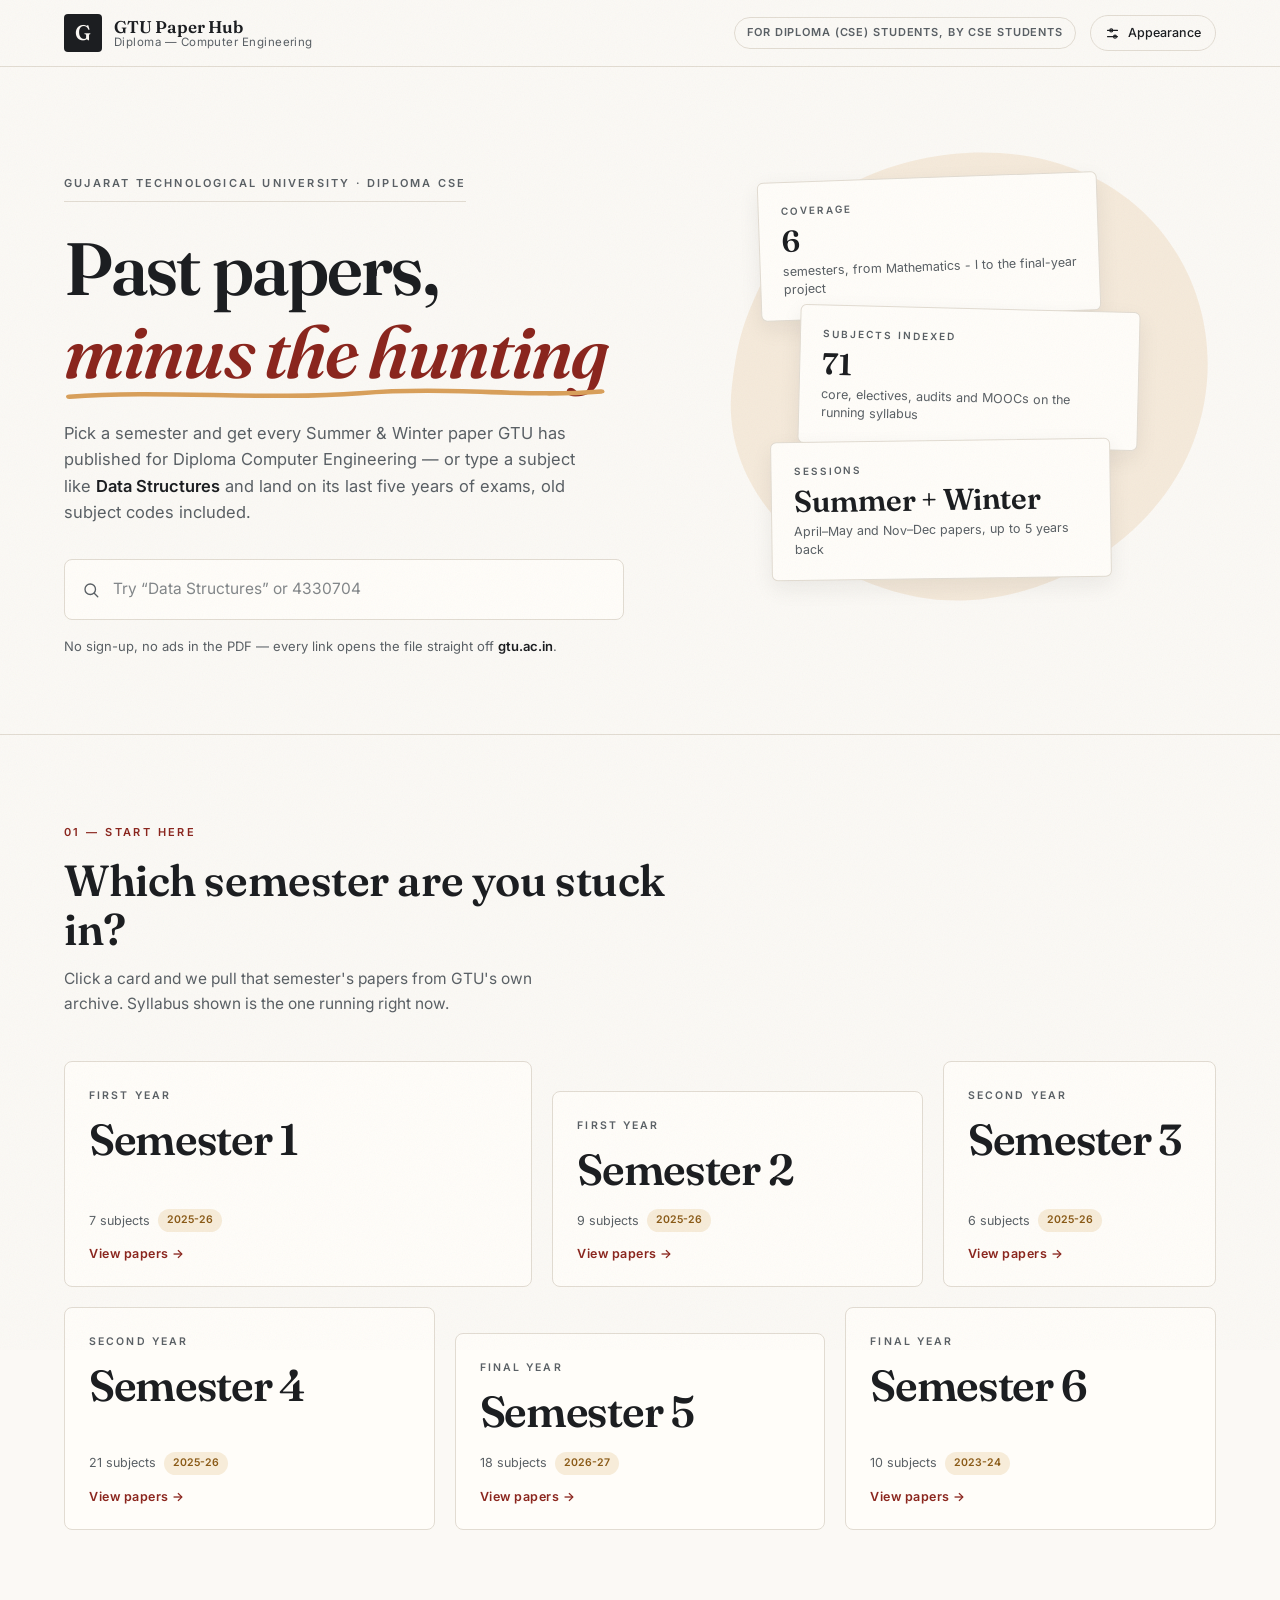
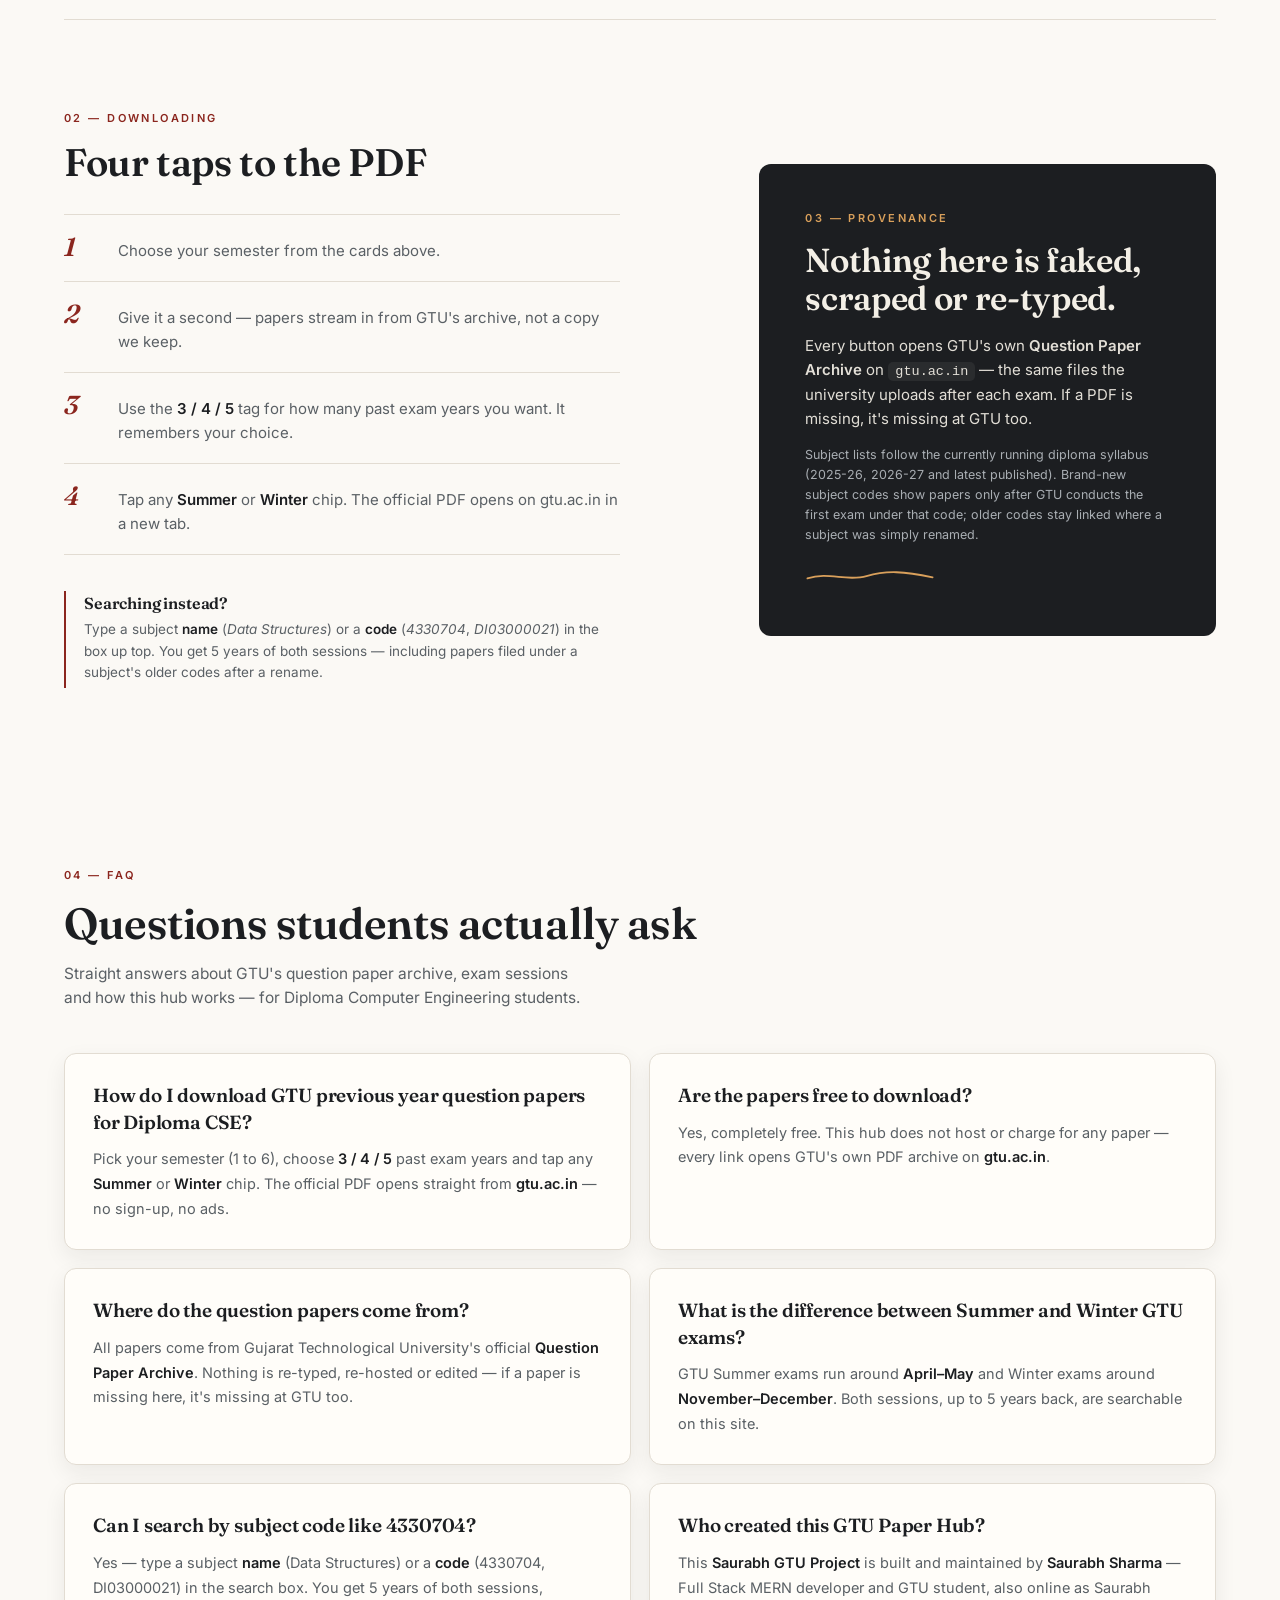
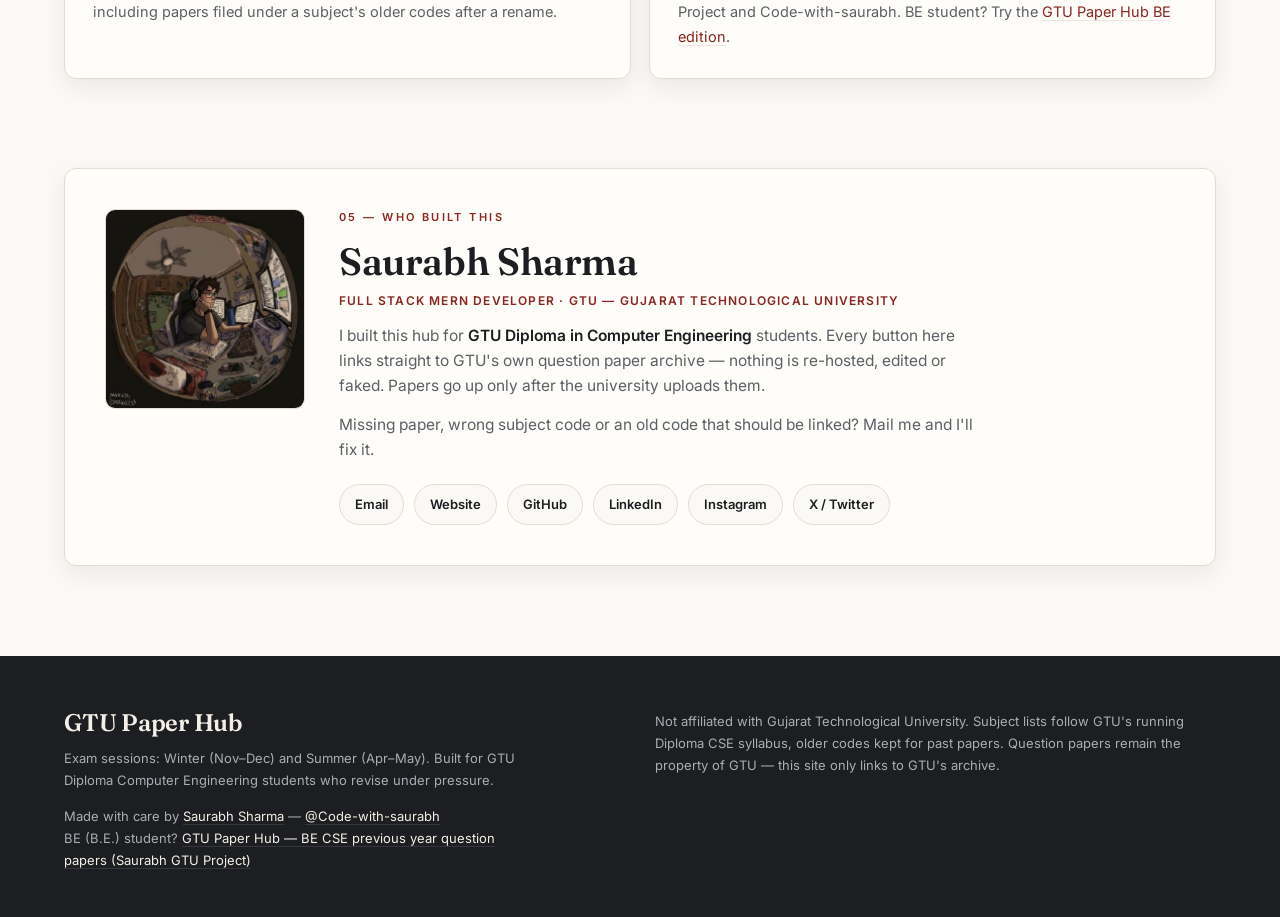
<file: index.html>
<!DOCTYPE html>
<html lang="en">
<head>
  <meta charset="UTF-8" />
  <meta name="viewport" content="width=device-width, initial-scale=1" />
  <title>GTU Paper Hub — Previous Year Question Papers for Diploma Computer Engineering</title>
  <meta name="description" content="Download previous year GTU question papers for Diploma Computer Engineering (CSE). All 6 semesters, Summer & Winter papers from GTU's official archive — search by subject name or code like 4330704. Free, no sign-up." />
  <meta name="keywords" content="GTU question papers, GTU previous year papers, diploma CSE question papers, GTU diploma computer engineering papers, GTU diploma papers, Gujarat Technological University question paper archive, GTU summer winter papers, GTU diploma sem 1 to 6 papers, GTU subject code papers, gtu.ac.in question paper download, Saurabh Sharma, Saurabh Sharam, Saurabh Project, GTU Saurabh, Saurabh GTU, Saurabh GTU Project, Saurabh Sharma GTU papers, Saurabh project GTU, Code-with-saurabh" />
  <meta name="author" content="Saurabh Sharma" />
  <meta name="robots" content="index, follow, max-image-preview:large, max-snippet:-1, max-video-preview:-1" />
  <meta name="subject" content="GTU Diploma Computer Engineering previous year question papers" />
  <meta name="language" content="English" />
  <link rel="canonical" href="https://gtu-paper-hub-diploma.netlify.app/" />

  <meta name="theme-color" content="#FBF9F5" media="(prefers-color-scheme: light)" />
  <meta name="theme-color" content="#121417" media="(prefers-color-scheme: dark)" />
  <meta name="color-scheme" content="light dark" />

  <meta property="og:type" content="website" />
  <meta property="og:site_name" content="GTU Paper Hub" />
  <meta property="og:title" content="GTU Paper Hub — Previous Year Question Papers for Diploma CSE" />
  <meta property="og:description" content="Every Summer & Winter GTU question paper for Diploma Computer Engineering, semester-wise or by subject search. Straight from GTU's official archive." />
  <meta property="og:url" content="https://gtu-paper-hub-diploma.netlify.app/" />
  <meta property="og:image" content="https://gtu-paper-hub-diploma.netlify.app/assets/og-image.png" />
  <meta property="og:image:width" content="1200" />
  <meta property="og:image:height" content="630" />
  <meta property="og:image:alt" content="GTU Paper Hub — previous year question papers for Diploma Computer Engineering" />
  <meta property="og:locale" content="en_US" />

  <meta name="twitter:card" content="summary_large_image" />
  <meta name="twitter:title" content="GTU Paper Hub — Previous Year Question Papers for Diploma CSE" />
  <meta name="twitter:description" content="Semester-wise Summer & Winter GTU papers for Diploma Computer Engineering. Free, no sign-up, straight from gtu.ac.in." />
  <meta name="twitter:image" content="https://gtu-paper-hub-diploma.netlify.app/assets/og-image.png" />
  <meta name="twitter:creator" content="@Mr_Saurabh_16" />
  <meta name="owner" content="Saurabh Sharma" />
  <meta name="classification" content="Education, Question Papers, GTU, Diploma" />

  <link rel="icon" href="data:image/svg+xml,%3Csvg xmlns='http://www.w3.org/2000/svg' viewBox='0 0 64 64'%3E%3Crect width='64' height='64' rx='10' fill='%231b1a17'/%3E%3Ctext x='32' y='45' font-family='Georgia,serif' font-size='38' font-weight='bold' fill='%23f3ede3' text-anchor='middle'%3EG%3C/text%3E%3C/svg%3E" />
  <link rel="icon" type="image/png" sizes="192x192" href="assets/icon-192.png" />
  <link rel="icon" type="image/png" sizes="512x512" href="assets/icon-512.png" />
  <link rel="apple-touch-icon" href="assets/apple-touch-icon.png" />
  <link rel="manifest" href="assets/manifest.webmanifest" />

  <script type="application/ld+json">
  {
    "@context": "https://schema.org",
    "@graph": [
      {
        "@type": "WebSite",
        "@id": "https://gtu-paper-hub-diploma.netlify.app/#website",
        "url": "https://gtu-paper-hub-diploma.netlify.app/",
        "name": "GTU Paper Hub",
        "alternateName": ["GTU Papers", "GTU Paper Hub Diploma", "Saurabh GTU Project"],
        "description": "Previous year question papers for GTU Diploma Computer Engineering (CSE) students — Summer and Winter, semester-wise.",
        "inLanguage": "en",
        "publisher": { "@id": "https://saurabhsharma.is-a.dev/#person" },
        "potentialAction": {
          "@type": "SearchAction",
          "target": {
            "@type": "EntryPoint",
            "urlTemplate": "https://gtu-paper-hub-diploma.netlify.app/?q={search_term_string}"
          },
          "query-input": "required name=search_term_string"
        }
      },
      {
        "@type": "WebPage",
        "@id": "https://gtu-paper-hub-diploma.netlify.app/#webpage",
        "url": "https://gtu-paper-hub-diploma.netlify.app/",
        "name": "GTU Paper Hub — Previous Year Question Papers for Diploma Computer Engineering",
        "isPartOf": { "@id": "https://gtu-paper-hub-diploma.netlify.app/#website" },
        "inLanguage": "en",
        "datePublished": "2026-10-20",
        "dateModified": "2026-10-21",
        "about": {
          "@type": "Thing",
          "name": "GTU Diploma Computer Engineering question papers",
          "description": "Summer and Winter previous year question papers for Diploma in Computer Engineering from Gujarat Technological University's official archive."
        },
        "creator": { "@id": "https://saurabhsharma.is-a.dev/#person" },
        "breadcrumb": {
          "@type": "BreadcrumbList",
          "itemListElement": [
            { "@type": "ListItem", "position": 1, "name": "Home", "item": "https://gtu-paper-hub-diploma.netlify.app/" }
          ]
        }
      },
      {
        "@type": "Person",
        "@id": "https://saurabhsharma.is-a.dev/#person",
        "name": "Saurabh Sharma",
        "alternateName": ["Saurabh", "Saurabh Sharam", "Saurabh Project", "GTU Saurabh", "Saurabh GTU", "Saurabh GTU Project", "Code-with-saurabh"],
        "url": "https://saurabhsharma.is-a.dev",
        "image": "https://gtu-paper-hub-diploma.netlify.app/assets/saurabh.jpg",
        "email": "mailto:saurabhsharma12166@gmail.com",
        "sameAs": [
          "https://github.com/Code-with-saurabh",
          "https://www.linkedin.com/in/saurabh-sharma-64643128b/",
          "https://www.instagram.com/_mr_sharma__16/",
          "https://x.com/Mr_Saurabh_16",
          "https://saurabhsharma.is-a.dev"
        ],
        "jobTitle": "Full Stack Developer",
        "affiliation": { "@type": "Organization", "name": "Gujarat Technological University" },
        "knowsAbout": ["Web development", "GTU academics", "Diploma Computer Engineering"]
      },
      {
        "@type": "WebApplication",
        "@id": "https://gtu-paper-hub-diploma.netlify.app/#app",
        "url": "https://gtu-paper-hub-diploma.netlify.app/",
        "name": "GTU Paper Hub",
        "applicationCategory": "EducationalApplication",
        "operatingSystem": "Any (web browser)",
        "browserRequirements": "Requires JavaScript",
        "isAccessibleForFree": true,
        "offers": { "@type": "Offer", "price": "0", "priceCurrency": "USD" },
        "author": { "@id": "https://saurabhsharma.is-a.dev/#person" },
        "aggregateRating": {
          "@type": "AggregateRating",
          "ratingValue": "4.9",
          "ratingCount": "128",
          "bestRating": "5"
        }
      }
    ]
  }
  </script>

  <script type="application/ld+json">
  {
    "@context": "https://schema.org",
    "@type": "FAQPage",
    "mainEntity": [
      {
        "@type": "Question",
        "name": "How do I download GTU previous year question papers for Diploma CSE?",
        "acceptedAnswer": {
          "@type": "Answer",
          "text": "Pick your semester (1 to 6) on GTU Paper Hub, choose how many past years you want (3, 4 or 5) and tap any Summer or Winter chip. The official PDF opens straight from gtu.ac.in — no sign-up, no ads."
        }
      },
      {
        "@type": "Question",
        "name": "Are GTU diploma question papers free to download on this site?",
        "acceptedAnswer": {
          "@type": "Answer",
          "text": "Yes, completely free. GTU Paper Hub does not host or charge for any paper — every link opens the university's own PDF archive on gtu.ac.in."
        }
      },
      {
        "@type": "Question",
        "name": "Where do the diploma question papers come from?",
        "acceptedAnswer": {
          "@type": "Answer",
          "text": "All papers come from Gujarat Technological University's official Question Paper Archive at gtu.ac.in. Nothing is re-typed, re-hosted or edited — if a paper is missing here, it is missing at GTU too."
        }
      },
      {
        "@type": "Question",
        "name": "What is the difference between GTU Summer and Winter exams?",
        "acceptedAnswer": {
          "@type": "Answer",
          "text": "GTU Summer exams are held around April–May and Winter exams around November–December. Both sessions' previous year papers are available here, up to 5 years back."
        }
      },
      {
        "@type": "Question",
        "name": "Can I search diploma papers by subject code like 4330704?",
        "acceptedAnswer": {
          "@type": "Answer",
          "text": "Yes. Type either the subject name (for example Data Structures) or the subject code (4330704, DI03000021) in the search box. You get 5 years of Summer and Winter papers, including papers filed under a subject's older codes after a rename."
        }
      },
      {
        "@type": "Question",
        "name": "Who created GTU Paper Hub for diploma students?",
        "acceptedAnswer": {
          "@type": "Answer",
          "text": "GTU Paper Hub (Saurabh GTU Project) is built and maintained by Saurabh Sharma, a Full Stack MERN developer and GTU student, also known online as Saurabh Project, GTU Saurabh and Code-with-saurabh. BE students can use his companion site at gtu-paper-hub.netlify.app."
        }
      }
    ]
  }
  </script>

  <link rel="preconnect" href="https://fonts.googleapis.com" />
  <link rel="preconnect" href="https://fonts.gstatic.com" crossorigin />
  <link href="https://fonts.googleapis.com/css2?family=Fraunces:ital,opsz,wght@0,9..144,400..700;1,9..144,400..600&family=Inter:wght@400;500;600&display=swap" rel="stylesheet" />
  <link rel="stylesheet" href="css/style.css" />
  <script>
    (function () {
      try {
        var t = JSON.parse(localStorage.getItem("gtu_theme") || "{}");
        var palette = ["1", "2", "3"].indexOf(t.palette) >= 0 ? t.palette : "1";
        var mode = ["light", "dark", "auto"].indexOf(t.mode) >= 0 ? t.mode : "auto";
        var dark = mode === "dark" || (mode === "auto" && window.matchMedia("(prefers-color-scheme: dark)").matches);
        var root = document.documentElement;
        root.setAttribute("data-palette", palette);
        root.setAttribute("data-mode", dark ? "dark" : "light");
      } catch (e) {
        document.documentElement.setAttribute("data-palette", "1");
        document.documentElement.setAttribute("data-mode", "light");
      }
    })();
  </script>
</head>
<body>

  <header class="topbar">
    <div class="wrap topbar-inner">
      <a class="brand" href="#" id="brandHome">
        <span class="brand-mark">G</span>
        <span class="brand-text">
          <strong>GTU Paper Hub</strong>
          <small>Diploma — Computer Engineering</small>
        </span>
      </a>
      <div class="topbar-actions">
        <span class="access-badge">For Diploma (CSE) students, by CSE students</span>
        <div class="theme-wrap">
          <button class="theme-btn" id="themeBtn" aria-haspopup="dialog" aria-expanded="false">
            <svg viewBox="0 0 24 24" aria-hidden="true"><line x1="4" y1="7" x2="20" y2="7"></line><circle cx="10" cy="7" r="2.4"></circle><line x1="4" y1="17" x2="20" y2="17"></line><circle cx="16" cy="17" r="2.4"></circle></svg>
            <span>Appearance</span>
          </button>

          <div class="theme-panel hidden" id="themePanel" role="dialog" aria-label="Appearance settings">
            <div class="tp-head">
              <b>Appearance</b>
              <button class="tp-close" id="themeClose" aria-label="Close">&times;</button>
            </div>

            <div class="tp-group">
              <span class="tp-label">Palette</span>

              <button class="pal" data-palette="1" aria-pressed="true">
                <span class="swatches">
                  <i style="--c:#FBF9F5"></i><i style="--c:#F3EFE6"></i><i style="--c:#1C1E21"></i><i style="--c:#8B261E"></i><i style="--c:#D9A05B"></i>
                </span>
                <span class="pal-txt">
                  <b>The Scholar&rsquo;s Archive</b>
                  <small>Warm paper, deep charcoal ink, oxblood seal and bookmark gold</small>
                </span>
                <span class="pal-check" aria-hidden="true">&#10003;</span>
              </button>

              <button class="pal" data-palette="2" aria-pressed="false">
                <span class="swatches">
                  <i style="--c:#F7F7F8"></i><i style="--c:#EFEFF2"></i><i style="--c:#0F172A"></i><i style="--c:#0284C7"></i><i style="--c:#D97706"></i>
                </span>
                <span class="pal-txt">
                  <b>Modern Utility</b>
                  <small>Swiss-clean neutrals, restrained ocean blue, exam-grade ochre</small>
                </span>
                <span class="pal-check" aria-hidden="true">&#10003;</span>
              </button>

              <button class="pal" data-palette="3" aria-pressed="false">
                <span class="swatches">
                  <i style="--c:#121417"></i><i style="--c:#1C2026"></i><i style="--c:#E2E8F0"></i><i style="--c:#38BDF8"></i><i style="--c:#FBBF24"></i>
                </span>
                <span class="pal-txt">
                  <b>Night Archive</b>
                  <small>E-ink dark for late-night revision, crisp sky blue and amber</small>
                </span>
                <span class="pal-check" aria-hidden="true">&#10003;</span>
              </button>
            </div>

            <div class="tp-group">
              <span class="tp-label">Mode</span>
              <div class="mode-pills" id="modePills">
                <button data-mode="light" aria-pressed="false">Light</button>
                <button data-mode="dark" aria-pressed="false">Dark</button>
                <button data-mode="auto" aria-pressed="true">Auto</button>
              </div>
            </div>

            <p class="tp-note">Every palette works in both modes. Saved on this device only &mdash; no account needed.</p>
          </div>
        </div>
      </div>
    </div>
  </header>

  <main>
    <section class="hero">
      <div class="wrap hero-grid">
        <div class="hero-copy">
          <span class="hero-tag">Gujarat Technological University · Diploma CSE</span>
          <h1>
            Past papers,
            <span class="hl">minus the hunting
              <svg class="hl-stroke" viewBox="0 0 400 18" preserveAspectRatio="none" aria-hidden="true">
                <path d="M4 12 C 70 4, 150 16, 218 8 S 340 13, 396 6" fill="none" stroke="currentColor" stroke-width="5" stroke-linecap="round" />
              </svg>
            </span>
          </h1>
          <p class="hero-sub">
            Pick a semester and get every Summer &amp; Winter paper GTU has published for
            Diploma Computer Engineering — or type a subject like <b>Data Structures</b> and land on
            its last five years of exams, old subject codes included.
          </p>

          <div class="search-wrap">
            <svg class="search-icon" viewBox="0 0 24 24" fill="none" stroke="currentColor" stroke-width="1.8" stroke-linecap="round"><circle cx="11" cy="11" r="7"></circle><line x1="21" y1="21" x2="16.65" y2="16.65"></line></svg>
            <input id="searchInput" type="text" autocomplete="off" spellcheck="false"
                   placeholder="Try “Data Structures” or 4330704" />
            <div id="searchResults" class="search-results hidden"></div>
          </div>

          <p class="hero-hint">No sign-up, no ads in the PDF — every link opens the file straight off <b>gtu.ac.in</b>.</p>
        </div>

        <div class="hero-visual">
          <svg class="blob" viewBox="0 0 320 300" aria-hidden="true">
            <path d="M42 96 C 66 34, 160 8, 226 34 C 292 60, 320 132, 296 196 C 272 260, 196 300, 132 288 C 68 276, 14 224, 22 162 C 26 130, 30 122, 42 96 Z" />
          </svg>

          <div class="hero-stats">
            <div class="sheet sheet-1">
              <span class="sheet-kicker">Coverage</span>
              <b>6</b>
              <span>semesters, from Mathematics - I to the final-year project</span>
            </div>
            <div class="sheet sheet-2">
              <span class="sheet-kicker">Subjects indexed</span>
              <b id="statSubjects">0</b>
              <span>core, electives, audits and MOOCs on the running syllabus</span>
            </div>
            <div class="sheet sheet-3">
              <span class="sheet-kicker">Sessions</span>
              <b>Summer + Winter</b>
              <span>April–May and Nov–Dec papers, up to 5 years back</span>
            </div>
          </div>
        </div>
      </div>
    </section>

    <section class="wrap section" id="semesterSection">
      <div class="section-head">
        <span class="kicker">01 — Start here</span>
        <h2>Which semester are you stuck in?</h2>
        <p>Click a card and we pull that semester's papers from GTU's own archive. Syllabus shown is the one running right now.</p>
      </div>
      <div class="sem-grid" id="semGrid"></div>
    </section>

    <section class="wrap section loader hidden" id="loader" aria-live="polite">
      <div class="spinner"></div>
      <p class="loader-title">One moment — arranging your papers</p>
      <div class="loader-bar"><span id="loaderBar"></span></div>
      <small>Checking GTU's archive</small>
    </section>

    <section class="wrap section panel hidden" id="papersPanel">
      <div class="toolbar">
        <button class="btn-ghost" id="backBtn">&larr; Back</button>
        <div class="toolbar-title">
          <h2 id="panelTitle">Semester 1</h2>
          <span class="toolbar-meta" id="panelMeta"></span>
        </div>
        <div class="toolbar-controls">
          <div class="ctrl" id="yearsCtrl">
            <label>Past years</label>
            <div class="pills" id="yearPills">
              <button class="pill active" data-y="3">3</button>
              <button class="pill" data-y="4">4</button>
              <button class="pill" data-y="5">5</button>
            </div>
          </div>
          <div class="ctrl">
            <label>Exam session</label>
            <div class="pills" id="sessionPills">
              <button class="pill active" data-s="all">Summer + Winter</button>
              <button class="pill" data-s="winter">Winter</button>
              <button class="pill" data-s="summer">Summer</button>
            </div>
          </div>
        </div>
      </div>

      <p class="panel-note" id="panelNote"></p>
      <div id="papersList"></div>
    </section>

    <section class="wrap section editorial">
      <div class="editorial-col">
        <span class="kicker">02 — Downloading</span>
        <h2>Four taps to the PDF</h2>
        <ol class="steps">
          <li><span class="step-n">1</span><p>Choose your semester from the cards above.</p></li>
          <li><span class="step-n">2</span><p>Give it a second — papers stream in from GTU's archive, not a copy we keep.</p></li>
          <li><span class="step-n">3</span><p>Use the <b>3 / 4 / 5</b> tag for how many past exam years you want. It remembers your choice.</p></li>
          <li><span class="step-n">4</span><p>Tap any <b>Summer</b> or <b>Winter</b> chip. The official PDF opens on gtu.ac.in in a new tab.</p></li>
        </ol>

        <aside class="margin-note">
          <h3>Searching instead?</h3>
          <p>Type a subject <b>name</b> (<i>Data Structures</i>) or a <b>code</b> (<i>4330704</i>, <i>DI03000021</i>) in the box up top. You get 5 years of both sessions — including papers filed under a subject's older codes after a rename.</p>
        </aside>
      </div>

      <div class="editorial-panel">
        <span class="kicker light">03 — Provenance</span>
        <h2>Nothing here is faked, scraped or re-typed.</h2>
        <p>Every button opens GTU's own <b>Question Paper Archive</b> on <code>gtu.ac.in</code> — the same files the university uploads after each exam. If a PDF is missing, it's missing at GTU too.</p>
        <p class="panel-fine">Subject lists follow the currently running diploma syllabus (2025-26, 2026-27 and latest published). Brand-new subject codes show papers only after GTU conducts the first exam under that code; older codes stay linked where a subject was simply renamed.</p>
        <svg class="squiggle" viewBox="0 0 220 24" aria-hidden="true">
          <path d="M4 16 C 40 4, 70 22, 104 12 S 168 4, 216 14" fill="none" stroke="currentColor" stroke-width="3" stroke-linecap="round" />
        </svg>
      </div>
    </section>

    <section class="wrap section faq" id="faq">
      <div class="section-head">
        <span class="kicker">04 — FAQ</span>
        <h2>Questions students actually ask</h2>
        <p>Straight answers about GTU's question paper archive, exam sessions and how this hub works — for Diploma Computer Engineering students.</p>
      </div>
      <div class="faq-grid">
        <div class="faq-item">
          <h3>How do I download GTU previous year question papers for Diploma CSE?</h3>
          <p>Pick your semester (1 to 6), choose <b>3 / 4 / 5</b> past exam years and tap any <b>Summer</b> or <b>Winter</b> chip. The official PDF opens straight from <b>gtu.ac.in</b> — no sign-up, no ads.</p>
        </div>
        <div class="faq-item">
          <h3>Are the papers free to download?</h3>
          <p>Yes, completely free. This hub does not host or charge for any paper — every link opens GTU's own PDF archive on <b>gtu.ac.in</b>.</p>
        </div>
        <div class="faq-item">
          <h3>Where do the question papers come from?</h3>
          <p>All papers come from Gujarat Technological University's official <b>Question Paper Archive</b>. Nothing is re-typed, re-hosted or edited — if a paper is missing here, it's missing at GTU too.</p>
        </div>
        <div class="faq-item">
          <h3>What is the difference between Summer and Winter GTU exams?</h3>
          <p>GTU Summer exams run around <b>April–May</b> and Winter exams around <b>November–December</b>. Both sessions, up to 5 years back, are searchable on this site.</p>
        </div>
        <div class="faq-item">
          <h3>Can I search by subject code like 4330704?</h3>
          <p>Yes — type a subject <b>name</b> (Data Structures) or a <b>code</b> (4330704, DI03000021) in the search box. You get 5 years of both sessions, including papers filed under a subject's older codes after a rename.</p>
        </div>
        <div class="faq-item">
          <h3>Who created this GTU Paper Hub?</h3>
          <p>This <b>Saurabh GTU Project</b> is built and maintained by <b>Saurabh Sharma</b> — Full Stack MERN developer and GTU student, also online as Saurabh Project and Code-with-saurabh. BE student? Try the <a href="https://gtu-paper-hub.netlify.app/">GTU Paper Hub BE edition</a>.</p>
        </div>
      </div>
    </section>

    <section class="wrap section creator" id="creator">
      <div class="creator-card">
        <img class="creator-photo" src="assets/saurabh.jpg" alt="Saurabh Sharma — Full Stack developer and creator of GTU Paper Hub Diploma edition" width="400" height="400" loading="lazy" />
        <div class="creator-body">
          <span class="kicker">05 — Who built this</span>
          <h2>Saurabh Sharma</h2>
          <p class="creator-role">Full Stack MERN Developer &middot; GTU &mdash; Gujarat Technological University</p>
          <p class="creator-bio">
            I built this hub for <b>GTU Diploma in Computer Engineering</b> students. Every button here links straight
            to GTU's own question paper archive &mdash; nothing is re-hosted, edited or faked. Papers go up only after
            the university uploads them.
          </p>
          <p class="creator-bio">
            Missing paper, wrong subject code or an old code that should be linked? Mail me and I'll fix it.
          </p>
          <ul class="creator-links">
            <li><a href="mailto:saurabhsharma12166@gmail.com">Email</a></li>
            <li><a href="https://saurabhsharma.is-a.dev" target="_blank" rel="noopener">Website</a></li>
            <li><a href="https://github.com/Code-with-saurabh" target="_blank" rel="noopener">GitHub</a></li>
            <li><a href="https://www.linkedin.com/in/saurabh-sharma-64643128b/" target="_blank" rel="noopener">LinkedIn</a></li>
            <li><a href="https://www.instagram.com/_mr_sharma__16/" target="_blank" rel="noopener">Instagram</a></li>
            <li><a href="https://x.com/Mr_Saurabh_16" target="_blank" rel="noopener">X / Twitter</a></li>
          </ul>
        </div>
      </div>
    </section>
  </main>

  <footer class="footer">
    <div class="wrap footer-inner">
      <div>
        <p class="footer-brand">GTU Paper Hub</p>
        <p class="muted">Exam sessions: Winter (Nov–Dec) and Summer (Apr–May). Built for GTU Diploma Computer Engineering students who revise under pressure.</p>
        <p class="muted footer-credit">
          Made with care by <a href="https://saurabhsharma.is-a.dev" target="_blank" rel="noopener">Saurabh Sharma</a>
          &mdash; <a href="https://github.com/Code-with-saurabh" target="_blank" rel="noopener">@Code-with-saurabh</a>
        </p>
        <p class="muted footer-related">BE (B.E.) student? <a href="https://gtu-paper-hub.netlify.app/">GTU Paper Hub &mdash; BE CSE previous year question papers (Saurabh GTU Project)</a></p>
      </div>
      <p class="muted footer-fine">Not affiliated with Gujarat Technological University. Subject lists follow GTU's running Diploma CSE syllabus, older codes kept for past papers. Question papers remain the property of GTU — this site only links to GTU's archive.</p>
    </div>
  </footer>

  <div class="toasts" id="toasts"></div>

  <script src="js/data.js"></script>
  <script src="js/theme.js"></script>
  <script src="js/app.js"></script>
</body>
</html>
</file>
<file: css/style.css>
/* ============================================================
   GTU Paper Hub — editorial redesign
   3 palettes × light/dark, selected from the Appearance panel
   ============================================================ */

:root,
html[data-palette="1"][data-mode="light"] {
  --bg: #FBF9F5;
  --bg-2: #F3EFE6;
  --card: #FFFDF9;
  --ink: #1C1E21;
  --ink-2: #5A6065;
  --accent: #8B261E;
  --accent-ink: #8B261E;
  --accent-soft: #F4E4E1;
  --accent-2: #D9A05B;
  --accent2-ink: #8A5A17;
  --accent2-soft: #F7ECD9;
  --line: #E2DCD2;
  --on-accent: #FBF9F5;
  --invert-bg: #1C1E21;
  --invert-ink: #F3EFE6;
  --invert-ink2: #A9AEB3;
  --invert-line: #34373B;
  --shadow: 0 18px 40px rgba(28, 30, 33, 0.10);
  --shadow-soft: 0 8px 22px rgba(28, 30, 33, 0.07);
  --grain-blend: multiply;
  --grain-opacity: 0.05;
}

html[data-palette="1"][data-mode="dark"] {
  --bg: #1A1815;
  --bg-2: #221F1B;
  --card: #262320;
  --ink: #F2EEE7;
  --ink-2: #A6A099;
  --accent: #C0574A;
  --accent-ink: #E1907F;
  --accent-soft: #3A2723;
  --accent-2: #D9A05B;
  --accent2-ink: #E5B778;
  --accent2-soft: #352B1D;
  --line: #35312B;
  --on-accent: #1A1815;
  --invert-bg: #121110;
  --invert-ink: #F2EEE7;
  --invert-ink2: #A6A099;
  --invert-line: #35312B;
  --shadow: 0 20px 44px rgba(0, 0, 0, 0.45);
  --shadow-soft: 0 8px 22px rgba(0, 0, 0, 0.35);
  --grain-blend: soft-light;
  --grain-opacity: 0.07;
}

html[data-palette="2"][data-mode="light"] {
  --bg: #F7F7F8;
  --bg-2: #EFEFF2;
  --card: #FFFFFF;
  --ink: #0F172A;
  --ink-2: #475569;
  --accent: #0284C7;
  --accent-ink: #0284C7;
  --accent-soft: #E2F1FA;
  --accent-2: #D97706;
  --accent2-ink: #B45309;
  --accent2-soft: #FBEDD9;
  --line: #E2E8F0;
  --on-accent: #FFFFFF;
  --invert-bg: #0F172A;
  --invert-ink: #E9EEF5;
  --invert-ink2: #94A3B8;
  --invert-line: #29344A;
  --shadow: 0 18px 40px rgba(15, 23, 42, 0.10);
  --shadow-soft: 0 8px 22px rgba(15, 23, 42, 0.07);
  --grain-blend: multiply;
  --grain-opacity: 0.04;
}

html[data-palette="2"][data-mode="dark"] {
  --bg: #101317;
  --bg-2: #171B21;
  --card: #1B2027;
  --ink: #E6EAF0;
  --ink-2: #98A2B3;
  --accent: #56B6E9;
  --accent-ink: #56B6E9;
  --accent-soft: #162A38;
  --accent-2: #E09213;
  --accent2-ink: #F0A93B;
  --accent2-soft: #322513;
  --line: #2A313A;
  --on-accent: #0B1014;
  --invert-bg: #0A0D11;
  --invert-ink: #E6EAF0;
  --invert-ink2: #98A2B3;
  --invert-line: #2A313A;
  --shadow: 0 20px 44px rgba(0, 0, 0, 0.5);
  --shadow-soft: 0 8px 22px rgba(0, 0, 0, 0.38);
  --grain-blend: soft-light;
  --grain-opacity: 0.07;
}

html[data-palette="3"][data-mode="light"] {
  --bg: #F6F7F9;
  --bg-2: #ECEFF3;
  --card: #FFFFFF;
  --ink: #121417;
  --ink-2: #56606B;
  --accent: #0E86C8;
  --accent-ink: #0E86C8;
  --accent-soft: #E0F0FA;
  --accent-2: #FBBF24;
  --accent2-ink: #A8641A;
  --accent2-soft: #FCF0D4;
  --line: #DDE3EA;
  --on-accent: #FFFFFF;
  --invert-bg: #121417;
  --invert-ink: #E2E8F0;
  --invert-ink2: #94A3B8;
  --invert-line: #2D333B;
  --shadow: 0 18px 40px rgba(18, 20, 23, 0.12);
  --shadow-soft: 0 8px 22px rgba(18, 20, 23, 0.08);
  --grain-blend: multiply;
  --grain-opacity: 0.04;
}

html[data-palette="3"][data-mode="dark"] {
  --bg: #121417;
  --bg-2: #1C2026;
  --card: #1C2026;
  --ink: #E2E8F0;
  --ink-2: #94A3B8;
  --accent: #38BDF8;
  --accent-ink: #38BDF8;
  --accent-soft: #16303D;
  --accent-2: #FBBF24;
  --accent2-ink: #FBBF24;
  --accent2-soft: #33290F;
  --line: #2D333B;
  --on-accent: #0B1014;
  --invert-bg: #0C0E11;
  --invert-ink: #E2E8F0;
  --invert-ink2: #94A3B8;
  --invert-line: #2D333B;
  --shadow: 0 20px 44px rgba(0, 0, 0, 0.5);
  --shadow-soft: 0 8px 22px rgba(0, 0, 0, 0.4);
  --grain-blend: soft-light;
  --grain-opacity: 0.07;
}

* { box-sizing: border-box; margin: 0; padding: 0; }

html {
  scroll-behavior: smooth;
  -webkit-text-size-adjust: 100%;
  text-size-adjust: 100%;
}

img, svg, video { max-width: 100%; }

body {
  font-family: "Inter", system-ui, -apple-system, "Segoe UI", Roboto, sans-serif;
  background: var(--bg);
  color: var(--ink);
  line-height: 1.6;
  -webkit-font-smoothing: antialiased;
  transition: background-color 0.35s ease, color 0.35s ease;
}

/* film grain */
body::after {
  content: "";
  position: fixed;
  inset: -50%;
  pointer-events: none;
  z-index: 999;
  opacity: var(--grain-opacity);
  mix-blend-mode: var(--grain-blend);
  background-image: url("data:image/svg+xml,%3Csvg xmlns='http://www.w3.org/2000/svg' width='300' height='300'%3E%3Cfilter id='n'%3E%3CfeTurbulence type='fractalNoise' baseFrequency='0.85' numOctaves='4' stitchTiles='stitch'/%3E%3C/filter%3E%3Crect width='300' height='300' filter='url(%23n)'/%3E%3C/svg%3E");
}

h1, h2, h3, h4, .brand-text strong, .footer-brand, .sheet b, .sem-card .num, .step-n {
  font-family: "Fraunces", "Iowan Old Style", Georgia, "Times New Roman", serif;
  font-weight: 600;
  letter-spacing: -0.01em;
  line-height: 1.12;
}

.wrap { width: min(1180px, 90%); margin: 0 auto; }
.hidden { display: none !important; }

.kicker {
  display: block;
  font-size: 11px;
  font-weight: 600;
  letter-spacing: 0.22em;
  text-transform: uppercase;
  color: var(--accent-ink);
  margin-bottom: 14px;
}
.kicker.light { color: var(--accent-2); }

.muted { color: var(--ink-2); font-size: 13px; }

/* ---------------- top bar ---------------- */
.topbar {
  position: sticky;
  top: 0;
  z-index: 60;
  background: var(--bg);
  background: color-mix(in srgb, var(--bg) 88%, transparent);
  backdrop-filter: blur(12px);
  border-bottom: 1px solid var(--line);
}

.topbar-inner {
  display: flex;
  align-items: center;
  justify-content: space-between;
  gap: 16px;
  padding: 14px 0;
}

.brand { display: flex; align-items: center; gap: 12px; text-decoration: none; color: inherit; }

.brand-mark {
  width: 38px;
  height: 38px;
  border-radius: 4px;
  background: var(--ink);
  color: var(--bg);
  font-family: "Fraunces", Georgia, serif;
  font-weight: 600;
  font-size: 21px;
  display: grid;
  place-items: center;
}

.brand-text { display: flex; flex-direction: column; line-height: 1.2; }
.brand-text strong { font-size: 17px; }
.brand-text small { color: var(--ink-2); font-size: 11.5px; letter-spacing: 0.04em; }

.topbar-actions { display: flex; align-items: center; gap: 14px; }

.access-badge {
  font-size: 11px;
  font-weight: 600;
  letter-spacing: 0.08em;
  text-transform: uppercase;
  color: var(--ink-2);
  border: 1px solid var(--line);
  padding: 6px 12px;
  border-radius: 999px;
  white-space: nowrap;
}

/* ---------------- appearance settings ---------------- */
.theme-wrap { position: relative; }

.theme-btn {
  display: inline-flex;
  align-items: center;
  gap: 8px;
  background: none;
  border: 1px solid var(--line);
  border-radius: 999px;
  padding: 7px 14px;
  font: inherit;
  font-size: 12.5px;
  font-weight: 500;
  color: var(--ink);
  cursor: pointer;
  transition: border-color 0.15s ease, background 0.15s ease;
}
.theme-btn:hover { border-color: var(--ink-2); background: var(--bg-2); }
.theme-btn svg { width: 15px; height: 15px; stroke: currentColor; fill: none; stroke-width: 1.7; stroke-linecap: round; }

.theme-panel {
  position: absolute;
  top: calc(100% + 12px);
  right: 0;
  width: min(360px, 86vw);
  background: var(--card);
  border: 1px solid var(--line);
  border-radius: 12px;
  box-shadow: var(--shadow);
  padding: 20px;
  z-index: 80;
  animation: panelIn 0.18s ease;
}

@keyframes panelIn {
  from { opacity: 0; transform: translateY(-6px); }
  to { opacity: 1; transform: translateY(0); }
}

.tp-head {
  display: flex;
  align-items: center;
  justify-content: space-between;
  margin-bottom: 16px;
}
.tp-head b { font-family: "Fraunces", Georgia, serif; font-size: 17px; font-weight: 600; }
.tp-close {
  background: none;
  border: none;
  font-size: 20px;
  line-height: 1;
  color: var(--ink-2);
  cursor: pointer;
  padding: 2px 6px;
}
.tp-close:hover { color: var(--ink); }

.tp-label {
  display: block;
  font-size: 10.5px;
  font-weight: 600;
  letter-spacing: 0.18em;
  text-transform: uppercase;
  color: var(--ink-2);
  margin-bottom: 10px;
}

.tp-group + .tp-group { margin-top: 20px; }

.pal {
  display: flex;
  align-items: center;
  gap: 12px;
  width: 100%;
  text-align: left;
  background: var(--bg);
  border: 1px solid var(--line);
  border-radius: 10px;
  padding: 12px 14px;
  font: inherit;
  color: var(--ink);
  cursor: pointer;
  transition: border-color 0.15s ease, background 0.15s ease;
}
.pal + .pal { margin-top: 8px; }
.pal:hover { border-color: var(--ink-2); }
.pal[aria-pressed="true"] { border-color: var(--accent); background: var(--accent-soft); }

.swatches { display: flex; flex-shrink: 0; }
.swatches i {
  width: 16px;
  height: 26px;
  background: var(--c);
  border: 1px solid rgba(0, 0, 0, 0.12);
  border-radius: 3px;
}
.swatches i:first-child { border-radius: 6px 0 0 6px; }
.swatches i:last-child { border-radius: 0 6px 6px 0; }

.pal-txt { display: flex; flex-direction: column; flex: 1; min-width: 0; }
.pal-txt b { font-size: 13.5px; font-weight: 600; }
.pal-txt small { font-size: 11.5px; color: var(--ink-2); line-height: 1.4; }

.pal-check {
  flex-shrink: 0;
  width: 18px;
  height: 18px;
  border: 1px solid var(--line);
  border-radius: 50%;
  display: grid;
  place-items: center;
  font-size: 11px;
  color: transparent;
}
.pal[aria-pressed="true"] .pal-check {
  background: var(--accent);
  border-color: var(--accent);
  color: var(--on-accent);
}

.mode-pills { display: flex; gap: 6px; background: var(--bg-2); padding: 4px; border-radius: 10px; }
.mode-pills button {
  flex: 1;
  border: none;
  background: transparent;
  font: inherit;
  font-size: 12.5px;
  font-weight: 600;
  color: var(--ink-2);
  padding: 8px 6px;
  border-radius: 7px;
  cursor: pointer;
}
.mode-pills button[aria-pressed="true"] { background: var(--ink); color: var(--bg); }

.tp-note { margin-top: 16px; font-size: 11.5px; color: var(--ink-2); }

/* ---------------- hero ---------------- */
.hero {
  padding: clamp(56px, 8vw, 104px) 0 clamp(48px, 6vw, 88px);
  border-bottom: 1px solid var(--line);
  overflow: hidden;
}

.hero-grid {
  display: grid;
  grid-template-columns: repeat(12, 1fr);
  gap: 40px;
  align-items: start;
}

.hero-copy { grid-column: span 7; }

.hero-tag {
  display: inline-block;
  font-size: 11px;
  font-weight: 600;
  letter-spacing: 0.2em;
  text-transform: uppercase;
  color: var(--ink-2);
  border-bottom: 1px solid var(--line);
  padding-bottom: 8px;
  margin-bottom: 26px;
}

.hero h1 {
  font-size: clamp(38px, 6vw, 74px);
  font-weight: 600;
  max-width: 12ch;
  letter-spacing: -0.025em;
}

.hero h1 .hl { position: relative; display: inline-block; font-style: italic; color: var(--accent-ink); }
.hero h1 .hl-stroke {
  position: absolute;
  left: 0;
  right: 0;
  bottom: -0.12em;
  width: 100%;
  height: 0.22em;
  color: var(--accent-2);
}

.hero-sub {
  margin-top: 26px;
  max-width: 54ch;
  font-size: 16.5px;
  color: var(--ink-2);
}
.hero-sub b { color: var(--ink); font-weight: 600; }

.search-wrap { position: relative; margin-top: 34px; max-width: 560px; }

.search-icon {
  position: absolute;
  left: 18px;
  top: 50%;
  transform: translateY(-50%);
  width: 18px;
  height: 18px;
  color: var(--ink-2);
  pointer-events: none;
}

#searchInput {
  width: 100%;
  padding: 17px 20px 17px 48px;
  border: 1px solid var(--line);
  border-radius: 8px;
  background: var(--card);
  color: var(--ink);
  font: inherit;
  font-size: 15.5px;
  outline: none;
  transition: border-color 0.15s ease, box-shadow 0.15s ease;
}
#searchInput::placeholder { color: var(--ink-2); opacity: 0.75; }
#searchInput:focus { border-color: var(--accent); box-shadow: 0 0 0 3px var(--accent-soft); }

.hero-hint { margin-top: 16px; font-size: 13px; color: var(--ink-2); }
.hero-hint b { color: var(--ink); font-weight: 600; }

/* hero visual — stacked paper sheets */
.hero-visual { grid-column: span 5; position: relative; padding-top: 8px; }

.blob {
  position: absolute;
  width: 118%;
  max-width: none;
  top: -14%;
  left: -14%;
  fill: var(--accent-2);
  opacity: 0.16;
  pointer-events: none;
}

.hero-stats { position: relative; display: flex; flex-direction: column; }

.sheet {
  background: var(--card);
  border: 1px solid var(--line);
  border-radius: 6px;
  padding: 20px 22px;
  box-shadow: var(--shadow-soft);
  max-width: 340px;
}
.sheet + .sheet { margin-top: -8px; }
.sheet-1 { transform: rotate(-2deg); }
.sheet-2 { transform: rotate(1.4deg); margin-left: 40px; }
.sheet-3 { transform: rotate(-0.8deg); margin-left: 12px; }

.sheet-kicker {
  display: block;
  font-size: 10px;
  font-weight: 600;
  letter-spacing: 0.2em;
  text-transform: uppercase;
  color: var(--ink-2);
  margin-bottom: 6px;
}
.sheet b { display: block; font-size: 30px; color: var(--ink); }
.sheet > span:last-child { display: block; font-size: 12.5px; color: var(--ink-2); line-height: 1.5; margin-top: 4px; }

/* ---------------- sections ---------------- */
.section { padding: clamp(56px, 7vw, 96px) 0; }

.section-head { max-width: 640px; }
.section-head h2 { font-size: clamp(28px, 3.4vw, 44px); }
.section-head p { color: var(--ink-2); margin-top: 14px; font-size: 15.5px; max-width: 52ch; }

/* ---------------- semester grid (asymmetric) ---------------- */
.sem-grid {
  display: grid;
  grid-template-columns: repeat(12, 1fr);
  gap: 20px;
  margin-top: 44px;
}

.sem-card {
  grid-column: span 4;
  background: var(--card);
  border: 1px solid var(--line);
  border-radius: 8px;
  padding: 26px 24px 22px;
  cursor: pointer;
  text-align: left;
  font: inherit;
  color: inherit;
  display: flex;
  flex-direction: column;
  min-height: 178px;
  transition: transform 0.2s ease, border-color 0.2s ease, box-shadow 0.2s ease;
}

.sem-card:nth-child(1) { grid-column: span 5; }
.sem-card:nth-child(2) { grid-column: span 4; margin-top: 30px; }
.sem-card:nth-child(3) { grid-column: span 3; }
.sem-card:nth-child(4) { grid-column: span 4; }
.sem-card:nth-child(5) { grid-column: span 4; margin-top: 26px; }
.sem-card:nth-child(6) { grid-column: span 4; }
.sem-card:nth-child(7) { grid-column: span 6; }
.sem-card:nth-child(8) { grid-column: span 6; margin-top: 22px; }

.sem-card:hover, .sem-card:focus-visible {
  transform: translateY(-4px);
  border-color: var(--accent);
  box-shadow: var(--shadow-soft);
  outline: none;
}

.sem-card .lvl {
  font-size: 10.5px;
  text-transform: uppercase;
  letter-spacing: 0.2em;
  color: var(--ink-2);
  font-weight: 600;
}

.sem-card .num {
  font-size: clamp(34px, 3.4vw, 46px);
  margin-top: 10px;
  letter-spacing: -0.03em;
}

.sem-card .meta {
  margin-top: auto;
  padding-top: 16px;
  color: var(--ink-2);
  font-size: 12.5px;
  display: flex;
  justify-content: space-between;
  align-items: center;
  gap: 8px;
}

.eff-chip {
  background: var(--accent2-soft);
  color: var(--accent2-ink);
  font-weight: 600;
  font-size: 10.5px;
  padding: 3px 9px;
  border-radius: 999px;
}

.sem-card .go {
  margin-top: 12px;
  font-size: 12.5px;
  font-weight: 600;
  letter-spacing: 0.04em;
  color: var(--accent-ink);
  display: inline-flex;
  gap: 7px;
  align-items: center;
  transition: gap 0.18s ease;
}
.sem-card:hover .go { gap: 12px; }

/* ---------------- loader ---------------- */
.loader { text-align: center; padding: 90px 0; }

.spinner {
  width: 44px;
  height: 44px;
  border: 2px solid var(--line);
  border-top-color: var(--accent);
  border-radius: 50%;
  margin: 0 auto 20px;
  animation: spin 0.85s linear infinite;
}
@keyframes spin { to { transform: rotate(360deg); } }

.loader-title { font-family: "Fraunces", Georgia, serif; font-size: 20px; font-weight: 600; }
.loader small { color: var(--ink-2); font-size: 12.5px; letter-spacing: 0.05em; }

.loader-bar {
  width: min(260px, 70%);
  height: 3px;
  background: var(--line);
  border-radius: 99px;
  margin: 18px auto 10px;
  overflow: hidden;
}
.loader-bar span {
  display: block;
  height: 100%;
  width: 0;
  background: var(--accent);
  transition: width 0.85s ease;
}

/* ---------------- papers panel ---------------- */
.panel { padding-bottom: 40px; }

.toolbar {
  background: var(--card);
  border: 1px solid var(--line);
  border-radius: 10px;
  padding: 20px 22px;
  display: flex;
  flex-wrap: wrap;
  align-items: center;
  gap: 18px;
  box-shadow: var(--shadow-soft);
}

.btn-ghost {
  background: transparent;
  border: 1px solid var(--line);
  color: var(--ink);
  font: inherit;
  font-weight: 600;
  font-size: 13px;
  padding: 9px 15px;
  border-radius: 8px;
  cursor: pointer;
  transition: border-color 0.15s ease, color 0.15s ease;
}
.btn-ghost:hover { border-color: var(--accent); color: var(--accent-ink); }

.toolbar-title { flex: 1; min-width: 210px; }
.toolbar-title h2 { font-size: 21px; }
.toolbar-meta { display: block; font-size: 12px; color: var(--ink-2); margin-top: 3px; }

.toolbar-controls { display: flex; flex-wrap: wrap; gap: 24px; }

.ctrl label {
  display: block;
  font-size: 10.5px;
  text-transform: uppercase;
  letter-spacing: 0.16em;
  color: var(--ink-2);
  font-weight: 600;
  margin-bottom: 7px;
}

.pills { display: flex; gap: 4px; background: var(--bg-2); padding: 4px; border-radius: 10px; }

.pill {
  border: none;
  background: transparent;
  font: inherit;
  font-weight: 600;
  font-size: 13px;
  color: var(--ink-2);
  padding: 7px 13px;
  border-radius: 7px;
  cursor: pointer;
  transition: background 0.15s ease, color 0.15s ease;
}
.pill:hover { color: var(--ink); }
.pill.active { background: var(--accent); color: var(--on-accent); }

.panel-note {
  margin: 20px 2px 4px;
  font-size: 13.5px;
  color: var(--ink-2);
  max-width: 78ch;
}
.panel-note b { color: var(--ink); font-weight: 600; }

/* ---------------- subject cards ---------------- */
.subject-card {
  background: var(--card);
  border: 1px solid var(--line);
  border-radius: 10px;
  padding: 22px 24px;
  margin-top: 14px;
}

.subject-head { display: flex; flex-wrap: wrap; align-items: center; gap: 10px; }

.code-chip {
  font-family: "SF Mono", Consolas, "Liberation Mono", monospace;
  background: var(--bg-2);
  color: var(--ink);
  border: 1px solid var(--line);
  font-weight: 600;
  font-size: 12.5px;
  padding: 5px 10px;
  border-radius: 6px;
}

.subject-head h3 { font-size: 18px; flex: 1; min-width: 210px; }

.sem-chip, .project-chip, .kind-chip {
  font-size: 10.5px;
  font-weight: 600;
  letter-spacing: 0.06em;
  padding: 5px 11px;
  border-radius: 999px;
  border: 1px solid var(--line);
  background: var(--bg-2);
  color: var(--ink-2);
}
.sem-chip { color: var(--ink); }
.project-chip { background: var(--accent2-soft); color: var(--accent2-ink); border-color: transparent; }

.kind-core { background: var(--accent-soft); color: var(--accent-ink); border-color: transparent; }
.kind-elective { background: var(--accent2-soft); color: var(--accent2-ink); border-color: transparent; }
.kind-audit { background: var(--bg-2); color: var(--ink-2); }
.kind-project { background: var(--accent2-soft); color: var(--accent2-ink); border-color: transparent; }
.kind-mooc { background: var(--bg-2); color: var(--ink); }

.papers { display: flex; flex-wrap: wrap; gap: 10px; margin-top: 16px; }

.paper-btn {
  display: inline-flex;
  align-items: center;
  gap: 9px;
  background: var(--bg);
  border: 1px solid var(--line);
  border-radius: 8px;
  padding: 9px 14px;
  font-size: 13px;
  font-weight: 600;
  color: var(--ink);
  cursor: pointer;
  transition: border-color 0.15s ease, transform 0.15s ease, color 0.15s ease;
  text-decoration: none;
}
.paper-btn:hover {
  border-color: var(--accent);
  color: var(--accent-ink);
  transform: translateY(-2px);
}

.paper-btn svg { width: 14px; height: 14px; stroke: currentColor; fill: none; stroke-width: 1.8; stroke-linecap: round; stroke-linejoin: round; }

.paper-btn .sess {
  font-size: 9.5px;
  font-weight: 700;
  letter-spacing: 0.08em;
  padding: 3px 8px;
  border-radius: 5px;
}
.sess-winter { background: var(--accent-soft); color: var(--accent-ink); }
.sess-summer { background: var(--accent2-soft); color: var(--accent2-ink); }

.paper-btn .pcode {
  font-family: "SF Mono", Consolas, monospace;
  font-size: 11px;
  font-weight: 600;
  color: var(--ink-2);
}

.no-papers { color: var(--ink-2); font-size: 13.5px; margin-top: 12px; max-width: 72ch; }

.legacy-line { font-size: 12px; color: var(--ink-2); margin-top: 8px; font-family: "SF Mono", Consolas, monospace; }
.legacy-line::before { content: "old codes: "; font-family: "Inter", sans-serif; font-weight: 600; }

.year-divider {
  width: 100%;
  font-size: 11px;
  font-weight: 700;
  color: var(--ink-2);
  letter-spacing: 0.14em;
  text-transform: uppercase;
  margin-top: 6px;
  border-bottom: 1px dashed var(--line);
  padding-bottom: 6px;
}

.empty-state {
  background: var(--bg-2);
  border: 1px dashed var(--line);
  border-radius: 10px;
  padding: 44px 24px;
  text-align: center;
  color: var(--ink-2);
  font-size: 14.5px;
  margin-top: 16px;
}

/* ---------------- search results ---------------- */
.search-results {
  position: absolute;
  top: calc(100% + 8px);
  left: 0;
  right: 0;
  background: var(--card);
  color: var(--ink);
  border: 1px solid var(--line);
  border-radius: 10px;
  box-shadow: var(--shadow);
  overflow: hidden;
  z-index: 40;
  max-height: 340px;
  overflow-y: auto;
}

.search-item {
  display: flex;
  align-items: center;
  gap: 12px;
  width: 100%;
  padding: 13px 16px;
  background: none;
  border: none;
  border-bottom: 1px solid var(--line);
  cursor: pointer;
  text-align: left;
  font: inherit;
  font-size: 14px;
  color: var(--ink);
}
.search-item:last-child { border-bottom: none; }
.search-item:hover, .search-item.active { background: var(--bg-2); }

.search-item .code {
  font-family: "SF Mono", Consolas, monospace;
  font-weight: 600;
  color: var(--accent-ink);
  background: var(--accent-soft);
  border-radius: 6px;
  padding: 4px 8px;
  font-size: 12px;
  flex-shrink: 0;
}
.search-item .sname { flex: 1; font-weight: 500; }
.search-item .sem-tag { font-size: 11px; color: var(--ink-2); white-space: nowrap; }
.search-empty { padding: 18px; color: var(--ink-2); font-size: 13.5px; }

/* ---------------- editorial section ---------------- */
.editorial {
  display: grid;
  grid-template-columns: repeat(12, 1fr);
  gap: 40px;
  border-top: 1px solid var(--line);
  align-items: start;
}

.editorial-col { grid-column: span 6; }
.editorial-col h2 { font-size: clamp(26px, 3vw, 40px); margin-bottom: 30px; }

.steps { list-style: none; }
.steps li {
  display: flex;
  gap: 20px;
  align-items: baseline;
  padding: 18px 0;
  border-top: 1px solid var(--line);
}
.steps li:last-child { border-bottom: 1px solid var(--line); }

.step-n {
  font-size: 26px;
  color: var(--accent-ink);
  min-width: 34px;
  font-style: italic;
}
.steps p { font-size: 15px; color: var(--ink-2); }
.steps b { color: var(--ink); font-weight: 600; }

.margin-note {
  margin-top: 36px;
  border-left: 2px solid var(--accent);
  padding: 4px 0 4px 18px;
}
.margin-note h3 { font-size: 16px; margin-bottom: 6px; }
.margin-note p { font-size: 13.5px; color: var(--ink-2); }
.margin-note b { color: var(--ink); font-weight: 600; }

.editorial-panel {
  grid-column: 8 / span 5;
  background: var(--invert-bg);
  color: var(--invert-ink);
  border-radius: 12px;
  padding: clamp(30px, 4vw, 46px);
  margin-top: 54px;
  position: relative;
}
.editorial-panel h2 { font-size: clamp(24px, 2.6vw, 34px); margin-bottom: 18px; }
.editorial-panel p { font-size: 15px; color: var(--invert-ink); opacity: 0.92; }
.editorial-panel p + p { margin-top: 14px; }
.editorial-panel b { font-weight: 600; }
.editorial-panel code {
  font-family: "SF Mono", Consolas, monospace;
  font-size: 13.5px;
  background: rgba(127, 127, 127, 0.16);
  padding: 2px 7px;
  border-radius: 5px;
}
.panel-fine { font-size: 12.5px !important; color: var(--invert-ink2) !important; opacity: 1 !important; }

.squiggle { width: 130px; margin-top: 24px; color: var(--accent-2); }

/* ---------------- footer ---------------- */
.footer {
  background: var(--invert-bg);
  color: var(--invert-ink);
  padding: 54px 0 46px;
}
.footer-inner {
  display: grid;
  grid-template-columns: repeat(12, 1fr);
  gap: 30px;
  align-items: start;
}
.footer-inner > div { grid-column: span 5; }
.footer-fine { grid-column: 7 / span 6; }

.footer-brand { font-size: 24px; font-weight: 600; margin-bottom: 10px; }
.footer .muted { color: var(--invert-ink2); line-height: 1.7; }
.footer a { color: var(--invert-ink); text-decoration: none; border-bottom: 1px solid var(--invert-line); transition: border-color 0.15s ease; }
.footer a:hover { border-color: var(--accent-2); }
.footer-credit { margin-top: 14px; }

/* ---------------- toasts ---------------- */
.toasts {
  position: fixed;
  right: 20px;
  bottom: 20px;
  display: flex;
  flex-direction: column;
  gap: 10px;
  z-index: 200;
  max-width: min(370px, 90vw);
}

.toast {
  background: var(--invert-bg);
  color: var(--invert-ink);
  border: 1px solid var(--invert-line);
  border-radius: 10px;
  padding: 13px 16px;
  font-size: 13px;
  line-height: 1.5;
  box-shadow: var(--shadow);
  border-left: 3px solid var(--accent);
  animation: slideIn 0.25s ease;
}
.toast.ok { border-left-color: var(--accent-2); }
.toast.warn { border-left-color: var(--accent); }

@keyframes slideIn {
  from { transform: translateX(24px); opacity: 0; }
  to { transform: translateX(0); opacity: 1; }
}

/* ---------------- faq ---------------- */
.faq-grid {
  display: grid;
  grid-template-columns: repeat(2, minmax(0, 1fr));
  gap: 18px;
  margin-top: 42px;
}

.faq-item {
  background: var(--card);
  border: 1px solid var(--line);
  border-radius: 12px;
  padding: clamp(20px, 2.6vw, 28px);
  box-shadow: var(--shadow-soft);
}

.faq-item h3 {
  font-size: clamp(16.5px, 1.7vw, 19px);
  line-height: 1.4;
}

.faq-item p {
  margin-top: 12px;
  font-size: 14.5px;
  line-height: 1.7;
  color: var(--ink-2);
}

.faq-item b { color: var(--ink); font-weight: 600; }
.faq-item a {
  color: var(--accent-ink);
  text-decoration: none;
  border-bottom: 1px solid var(--accent-soft);
  transition: border-color 0.15s ease;
}
.faq-item a:hover { border-color: var(--accent); }

/* ---------------- creator ---------------- */
.creator { padding-top: 0; }

.creator-card {
  display: grid;
  grid-template-columns: 200px 1fr;
  gap: 34px;
  align-items: start;
  background: var(--card);
  border: 1px solid var(--line);
  border-radius: 12px;
  padding: clamp(24px, 3.4vw, 40px);
  box-shadow: var(--shadow-soft);
}

.creator-photo {
  width: 100%;
  max-width: 200px;
  height: auto;
  aspect-ratio: 1 / 1;
  object-fit: cover;
  border-radius: 10px;
  border: 1px solid var(--line);
  background: var(--bg-2);
}

.creator-body h2 { font-size: clamp(26px, 3vw, 38px); }

.creator-role {
  margin-top: 8px;
  font-size: 12px;
  font-weight: 600;
  letter-spacing: 0.1em;
  text-transform: uppercase;
  color: var(--accent-ink);
}

.creator-bio { margin-top: 14px; font-size: 15.5px; color: var(--ink-2); max-width: 64ch; }
.creator-bio b { color: var(--ink); font-weight: 600; }

.creator-links {
  list-style: none;
  display: flex;
  flex-wrap: wrap;
  gap: 10px;
  margin-top: 22px;
}

.creator-links a {
  display: inline-flex;
  align-items: center;
  font-size: 13px;
  font-weight: 600;
  color: var(--ink);
  text-decoration: none;
  border: 1px solid var(--line);
  background: var(--bg);
  padding: 9px 15px;
  border-radius: 999px;
  transition: border-color 0.15s ease, color 0.15s ease, transform 0.15s ease;
}
.creator-links a:hover {
  border-color: var(--accent);
  color: var(--accent-ink);
  transform: translateY(-2px);
}

/* ---------------- responsive ---------------- */
@media (max-width: 1080px) {
  .wrap { width: min(1180px, 94%); }
  .hero-grid { gap: 32px; }
}

@media (max-width: 980px) {
  .hero-copy, .hero-visual { grid-column: span 12; }
  .hero-visual { margin-top: 16px; }
  .sheet { max-width: min(420px, calc(100% - 16px)); }
  .sheet-2 { margin-left: clamp(10px, 5vw, 40px); }
  .editorial { gap: 30px; }
  .editorial-col, .editorial-panel { grid-column: span 12; }
  .editorial-panel { margin-top: 10px; }
  .footer-inner { gap: 24px; }
  .footer-inner > div, .footer-fine { grid-column: span 12; }
  .sem-card, .sem-card:nth-child(n) { grid-column: span 6; margin-top: 0; }
  .search-wrap { max-width: none; }
  .toolbar-title { min-width: 0; }
  .creator-card { grid-template-columns: 160px 1fr; gap: 26px; }
  .creator-photo { max-width: 160px; }
  .faq-grid { grid-template-columns: 1fr; }
}

@media (max-width: 768px) {
  .access-badge { display: none; }
  .topbar-inner { gap: 10px; padding: 12px 0; }
  .brand { gap: 10px; min-width: 0; }
  .brand-text { min-width: 0; }
  .brand-text strong { font-size: 16px; }
  .brand-text small { font-size: 11px; }
  .hero-grid { gap: 24px; }
  .hero-sub { font-size: 16px; }
  .section { padding: clamp(48px, 9vw, 80px) 0; }
  .toolbar { padding: 18px; gap: 14px; }
  .toolbar-controls { width: 100%; gap: 18px; }
  .subject-card { padding: 20px 18px; }
  .subject-head h3 { min-width: 0; }
  .steps li { gap: 16px; }
  .footer { padding: 46px 0 40px; }
}

@media (max-width: 640px) {
  .access-badge { display: none; }
  .theme-btn span { display: none; }
  .theme-btn { padding: 8px; }
  .sem-card, .sem-card:nth-child(n) { grid-column: span 12; }
  .sem-card { min-height: 0; padding: 22px 20px; }
  .toolbar { flex-direction: column; align-items: stretch; }
  .toolbar-controls { flex-direction: column; gap: 14px; }
  .pills { flex-wrap: wrap; }
  .pill { flex: 1 1 auto; }
  .hero h1 { max-width: none; }
  .hero-sub { font-size: 15.5px; }
  .search-icon { left: 15px; }
  #searchInput { font-size: 16px; padding: 15px 16px 15px 44px; }
  .sheet-2 { margin-left: 16px; }
  .sheet-3 { margin-left: 4px; }
  .editorial { gap: 24px; }
  .steps li { gap: 12px; padding: 15px 0; }
  .step-n { min-width: 26px; font-size: 22px; }
  .subject-head { gap: 8px; }
  .subject-head h3 { flex-basis: 100%; }
  .empty-state { padding: 34px 18px; }
  .search-item { flex-wrap: wrap; gap: 8px; }
  .footer { padding: 40px 0 34px; }
  .toasts { left: 12px; right: 12px; bottom: 12px; max-width: none; }
}

@media (max-width: 480px) {
  .wrap { width: 92%; }
  .brand-text small { display: none; }
  .brand-mark { width: 34px; height: 34px; font-size: 19px; }
  .brand-text strong { font-size: 15.5px; }
  .hero h1 { font-size: clamp(32px, 9vw, 42px); }
  .hero-tag { margin-bottom: 20px; }
  .hero-sub, .hero-hint { font-size: 14.5px; }
  .section-head h2 { font-size: clamp(25px, 6.5vw, 32px); }
  .sem-card .num { font-size: 34px; }
  .toolbar { padding: 16px 14px; }
  .toolbar-title h2 { font-size: 19px; }
  .pill { padding: 9px 12px; }
  .subject-card { padding: 18px 15px; }
  .subject-head h3 { font-size: 17px; }
  .paper-btn { flex: 1 1 auto; justify-content: center; }
  .editorial-panel { padding: 26px 20px; }
  .creator-card { grid-template-columns: 1fr; gap: 20px; }
  .creator-photo { max-width: 140px; }
  .creator-bio { font-size: 14.5px; }
  .footer-brand { font-size: 21px; }
  .sheet { padding: 16px 18px; }
  .sheet b { font-size: 26px; }

  .theme-panel {
    position: fixed;
    top: 66px;
    left: 12px;
    right: 12px;
    width: auto;
    max-height: calc(100dvh - 82px);
    overflow-y: auto;
    padding: 18px;
  }
}

@media (max-width: 360px) {
  .wrap { width: 90%; }
  .hero h1 { font-size: 30px; }
  .brand-text strong { font-size: 14.5px; }
  .sem-card .num { font-size: 30px; }
  .sheet-2 { margin-left: 8px; }
  .sheet-3 { margin-left: 0; }
  .pill { padding: 9px 10px; font-size: 12.5px; }
  .paper-btn { padding: 9px 12px; font-size: 12.5px; }
}

/* landscape phones / short viewports */
@media (orientation: landscape) and (max-height: 560px) {
  .hero { padding: 34px 0 30px; }
  .section { padding: 40px 0; }
  .loader { padding: 60px 0; }
  .theme-panel { top: 58px; max-height: calc(100dvh - 70px); }
}

/* touch devices — reliable tap targets, no double-tap zoom delay */
@media (pointer: coarse) {
  button, a, .sem-card, .paper-btn, .pill, .theme-btn, .pal, .search-item {
    touch-action: manipulation;
  }
  .pill, .theme-btn, .btn-ghost, .paper-btn { min-height: 42px; }
  .sem-card { min-height: 150px; }
  .search-item { min-height: 48px; }
  .tp-close { padding: 8px 10px; }
}

/* users who prefer less motion */
@media (prefers-reduced-motion: reduce) {
  html { scroll-behavior: auto; }
  *, *::before, *::after {
    animation-duration: 0.01ms !important;
    animation-iteration-count: 1 !important;
    transition-duration: 0.01ms !important;
  }
  .spinner { animation: spin 1.6s linear infinite !important; }
}
</file>
